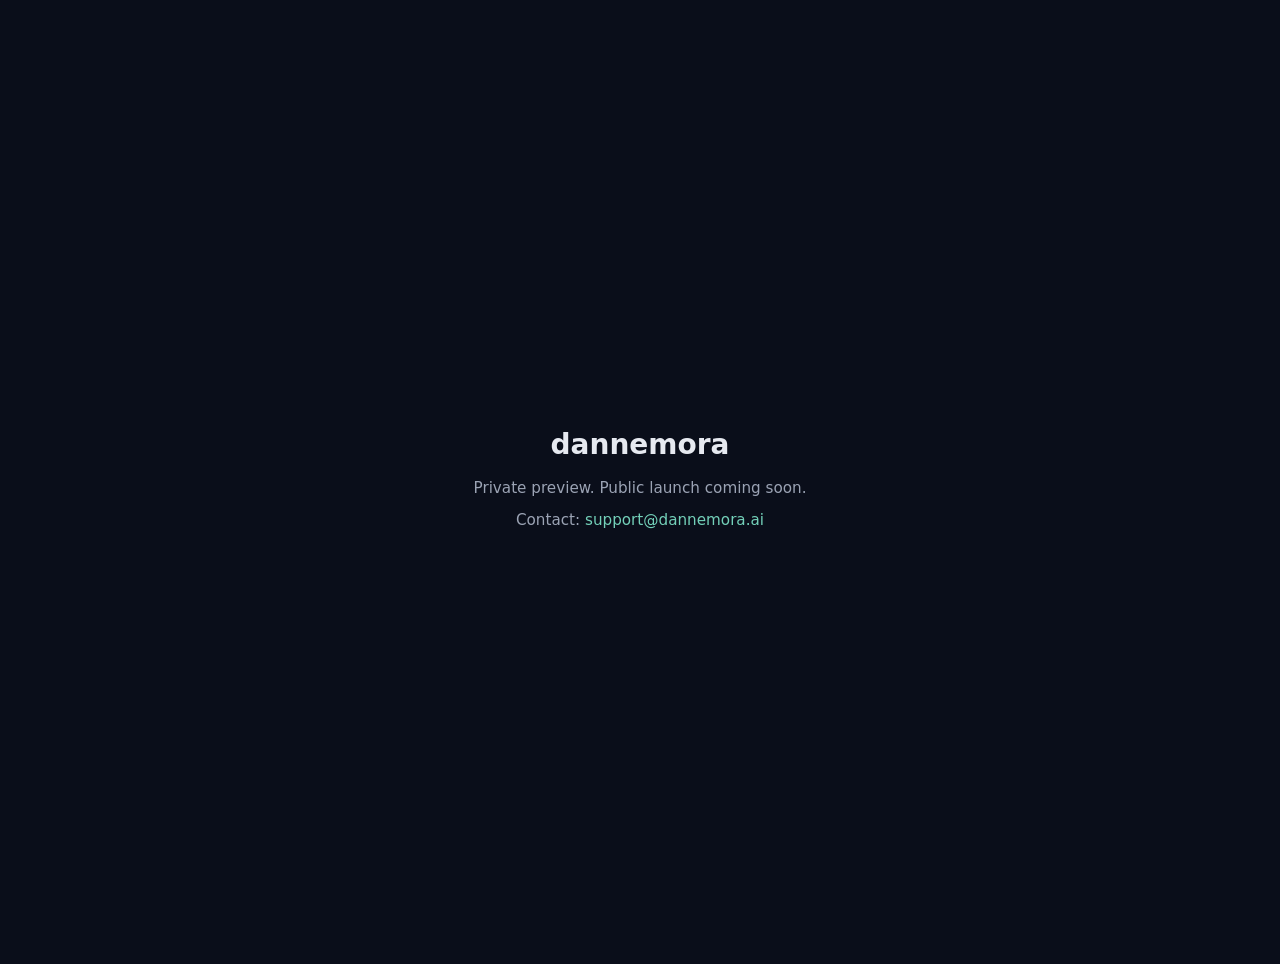
<file: index.html>
<!DOCTYPE html>
<html lang="en">
  <head>
    <meta charset="utf-8" />
    <meta name="viewport" content="width=device-width, initial-scale=1" />
    <meta name="robots" content="noindex,nofollow" />
    <title>dannemora — Private Preview</title>
    <link rel="icon" type="image/x-icon" href="favicon.ico" />
    <style>
      body {
        background: #0a0e1a;
        color: #e6e9f0;
        font-family: -apple-system, BlinkMacSystemFont, "Segoe UI", system-ui, sans-serif;
        margin: 0;
        min-height: 100vh;
        display: flex;
        align-items: center;
        justify-content: center;
        padding: 2rem;
      }
      .card {
        max-width: 480px;
        text-align: center;
        line-height: 1.6;
      }
      h1 {
        font-size: 1.75rem;
        margin: 0 0 0.5rem;
        font-weight: 600;
      }
      p {
        color: #9ba3b4;
        margin: 0.5rem 0;
        font-size: 0.95rem;
      }
      a {
        color: #73d0b9;
        text-decoration: none;
      }
      a:hover { text-decoration: underline; }
    </style>
  </head>
  <body>
    <main class="card">
      <h1>dannemora</h1>
      <p>Private preview. Public launch coming soon.</p>
      <p>Contact: <a href="mailto:support@dannemora.ai">support@dannemora.ai</a></p>
    </main>
  </body>
</html>
</file>
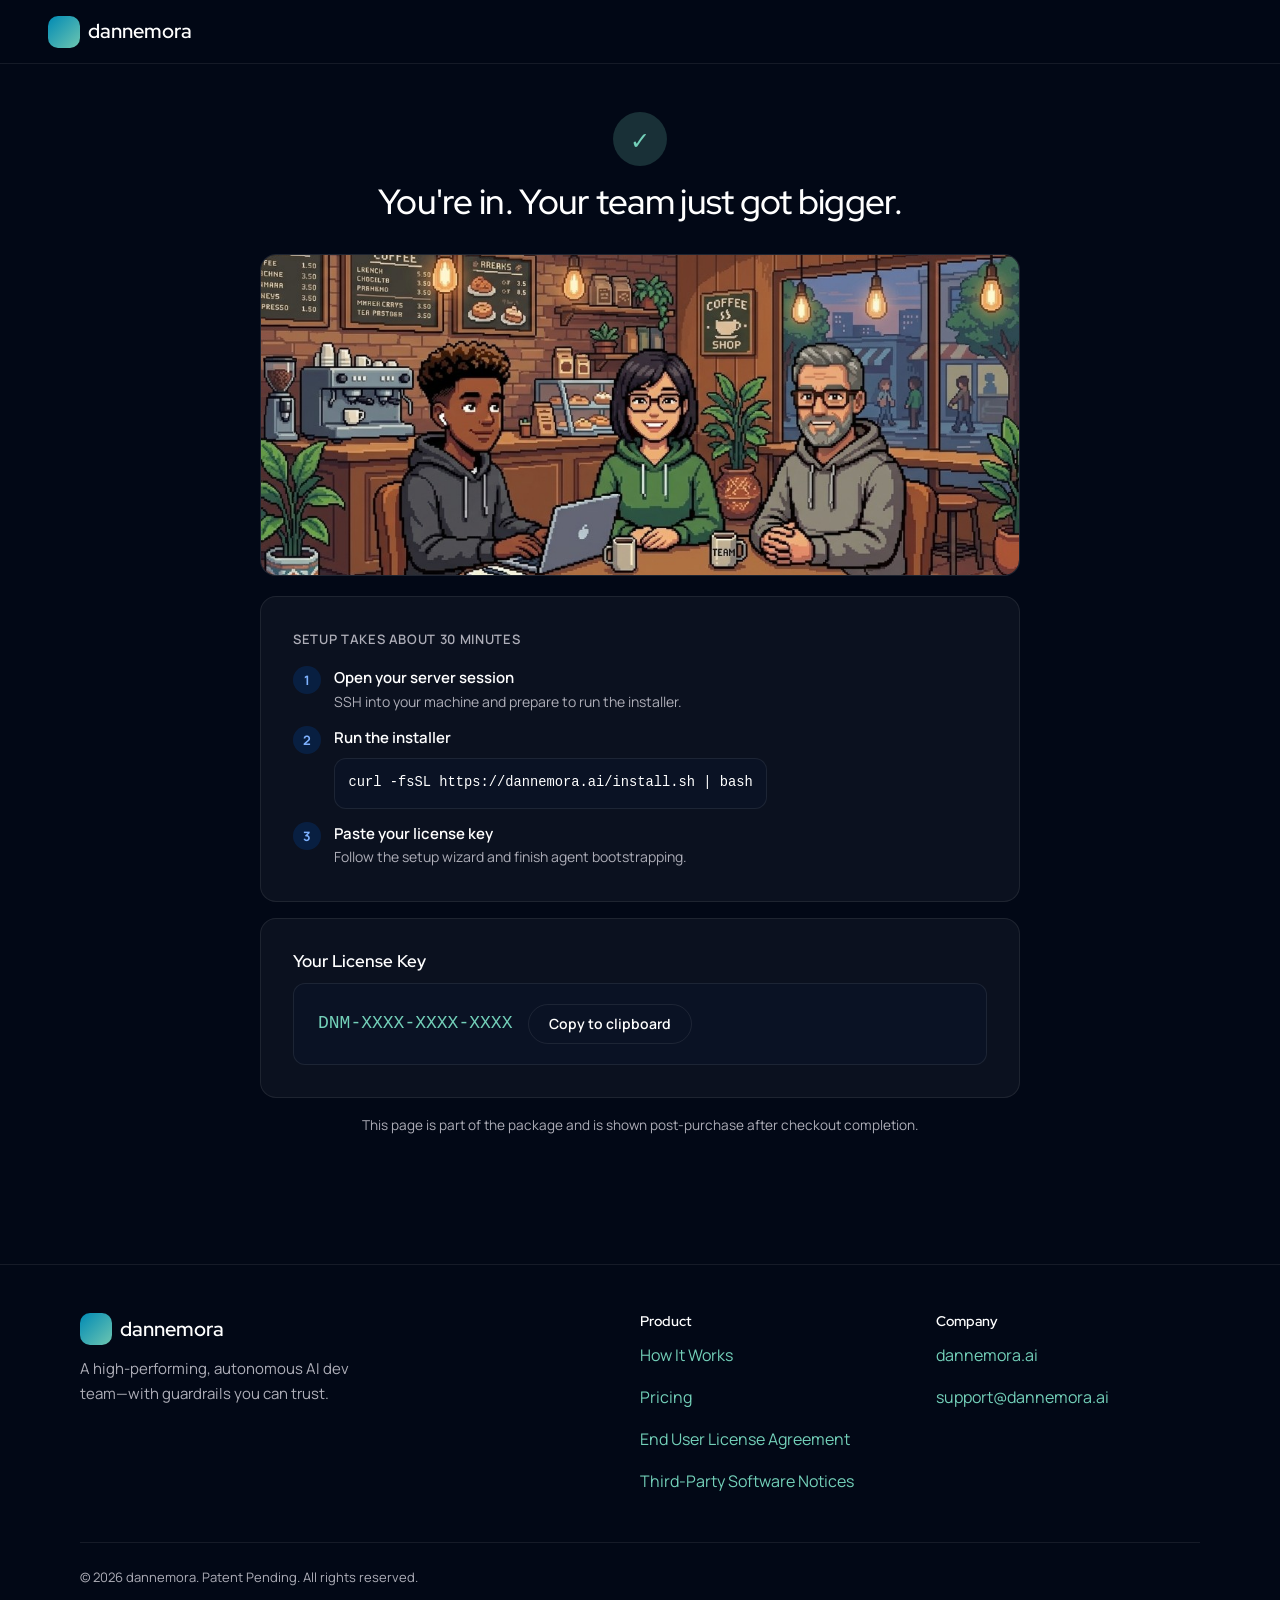
<file: success.html>
<!DOCTYPE html>
<html lang="en">
  <head>
    <meta charset="utf-8" />
    <meta name="viewport" content="width=device-width, initial-scale=1" />
    <title>Success — dannemora</title>
    <meta name="description" content="Post-purchase success page for dannemora onboarding." />
    <link rel="preconnect" href="https://fonts.googleapis.com" />
    <link rel="preconnect" href="https://fonts.gstatic.com" crossorigin />
    <link
      href="https://fonts.googleapis.com/css2?family=Manrope:wght@400;500;600;700&family=Red+Hat+Display:wght@500;600;700&display=swap"
      rel="stylesheet"
    />
    <link rel="stylesheet" href="css/styles.css" />
  </head>
  <body>
    <header class="site-header">
      <div class="site-header__inner">
        <a class="logo" href="index.html">
          <span class="logo__mark" aria-hidden="true"></span>
          dannemora
        </a>
      </div>
    </header>

    <main>
      <section class="section" style="padding-top: 3rem;">
        <div class="container" style="max-width: 760px;">
          <div class="text-center" style="margin-bottom: 2rem;">
            <div style="display:inline-flex;align-items:center;justify-content:center;width:54px;height:54px;border-radius:999px;background:rgba(115,208,185,0.2);margin-bottom:1rem;color:#73d0b9;font-size:1.5rem;">✓</div>
            <h1 style="font-size: clamp(1.75rem, 3vw, 2.2rem); margin-bottom: 0.5rem;">You're in. Your team just got bigger.</h1>
          </div>

          <div class="card" style="padding: 0; overflow: hidden; margin-bottom: 1.25rem;">
            <img src="assets/images/autonomous-agent-mesh.png" alt="dannemora team together at the table" style="width:100%; display:block; object-fit:cover; max-height:320px;" />
          </div>

          <div class="card" style="margin-bottom: 1rem;">
            <p style="font-size: 13px; font-weight: 600; letter-spacing: 0.05em; text-transform: uppercase; color: var(--text-muted); margin-bottom: 1rem;">Setup takes about 30 minutes</p>

            <div style="display:flex; flex-direction:column; gap:0.8rem;">
              <div style="display:flex; gap:0.8rem; align-items:flex-start;">
                <div style="width:28px;height:28px;border-radius:999px;background:rgba(2,91,207,0.2);color:#7eb2ff;display:flex;align-items:center;justify-content:center;font-weight:700;font-size:13px;flex-shrink:0;">1</div>
                <div>
                  <p style="margin:0;color:var(--text);font-weight:600;font-size:15px;">Open your server session</p>
                  <p style="margin:0;color:var(--text-muted);font-size:14px;">SSH into your machine and prepare to run the installer.</p>
                </div>
              </div>

              <div style="display:flex; gap:0.8rem; align-items:flex-start;">
                <div style="width:28px;height:28px;border-radius:999px;background:rgba(2,91,207,0.2);color:#7eb2ff;display:flex;align-items:center;justify-content:center;font-weight:700;font-size:13px;flex-shrink:0;">2</div>
                <div>
                  <p style="margin:0;color:var(--text);font-weight:600;font-size:15px;">Run the installer</p>
                  <pre style="margin:0.45rem 0 0;padding:0.85rem;border-radius:12px;background:var(--bg-elevated);border:1px solid var(--border);overflow-x:auto;color:var(--text);font-size:0.86rem;"><code>curl -fsSL https://dannemora.ai/install.sh | bash</code></pre>
                </div>
              </div>

              <div style="display:flex; gap:0.8rem; align-items:flex-start;">
                <div style="width:28px;height:28px;border-radius:999px;background:rgba(2,91,207,0.2);color:#7eb2ff;display:flex;align-items:center;justify-content:center;font-weight:700;font-size:13px;flex-shrink:0;">3</div>
                <div>
                  <p style="margin:0;color:var(--text);font-weight:600;font-size:15px;">Paste your license key</p>
                  <p style="margin:0;color:var(--text-muted);font-size:14px;">Follow the setup wizard and finish agent bootstrapping.</p>
                </div>
              </div>
            </div>
          </div>

          <div class="card" style="margin-bottom: 1rem;">
            <h2 style="font-size: 1.05rem; margin-bottom: 0.75rem;">Your License Key</h2>
            <div class="license-box" style="margin-bottom: 0;">
              <span id="license-key">DNM-XXXX-XXXX-XXXX</span>
              <button type="button" class="btn btn--ghost" data-copy="#license-key">Copy to clipboard</button>
            </div>
          </div>

          <p class="text-center" style="font-size: 0.85rem; margin: 0; color: var(--text-muted);">
            This page is part of the package and is shown post-purchase after checkout completion.
          </p>
        </div>
      </section>
    </main>

    <footer class="site-footer">
      <div class="container site-footer__grid">
        <div>
          <div class="logo">
            <span class="logo__mark" aria-hidden="true"></span>
            dannemora
          </div>
          <p style="max-width: 280px; font-size: 0.9375rem">A high-performing, autonomous AI dev team—with guardrails you can trust.</p>
        </div>
        <div>
          <h4 style="font-size: 0.875rem; margin-bottom: 0.75rem">Product</h4>
          <p><a href="index.html#how-it-works">How It Works</a></p>
          <p><a href="pricing.html">Pricing</a></p>
          <p><a href="assets/legal/eula.pdf" target="_blank" rel="noopener">End User License Agreement</a></p>
          <p><a href="assets/legal/notices.pdf" target="_blank" rel="noopener">Third-Party Software Notices</a></p>
        </div>
        <div>
          <h4 style="font-size: 0.875rem; margin-bottom: 0.75rem">Company</h4>
          <p><a href="https://dannemora.ai" rel="noopener">dannemora.ai</a></p>
          <p><a href="mailto:support@dannemora.ai">support@dannemora.ai</a></p>
        </div>
      </div>
      <div class="container footer-meta">© 2026 dannemora. Patent Pending. All rights reserved.</div>
    </footer>

    <script src="js/main.js" defer></script>
  </body>
</html>
</file>
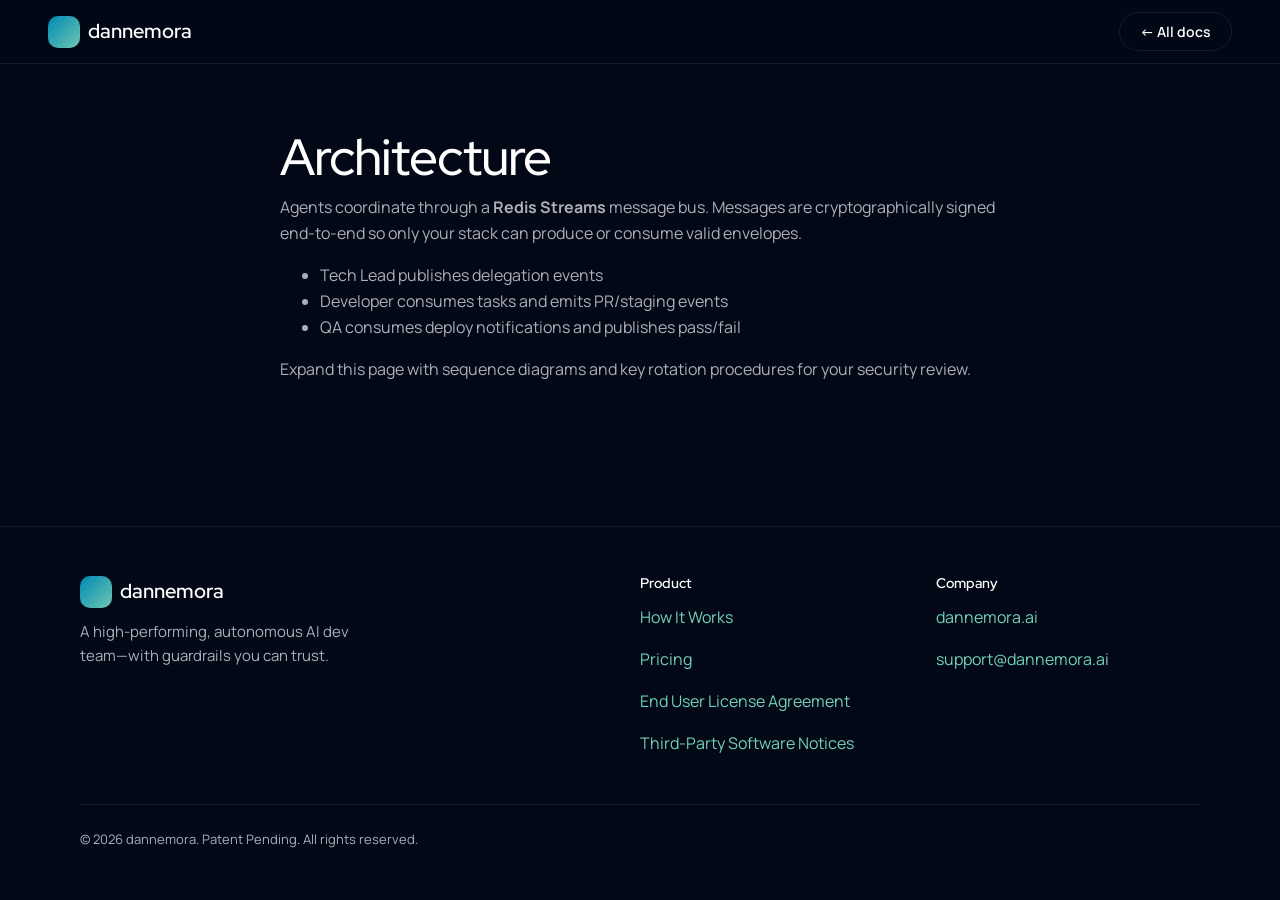
<file: docs/architecture.html>
<!DOCTYPE html>
<html lang="en">
  <head>
    <meta charset="utf-8" />
    <meta name="viewport" content="width=device-width, initial-scale=1" />
    <title>Architecture — dannemora</title>
    <link rel="preconnect" href="https://fonts.googleapis.com" />
    <link rel="preconnect" href="https://fonts.gstatic.com" crossorigin />
    <link
      href="https://fonts.googleapis.com/css2?family=Manrope:wght@400;500;600;700&family=Red+Hat+Display:wght@500;600;700&display=swap"
      rel="stylesheet"
    />
    <link rel="stylesheet" href="../css/styles.css" />
  </head>
  <body>
    <header class="site-header">
      <div class="site-header__inner">
        <a class="logo" href="../index.html">
          <span class="logo__mark" aria-hidden="true"></span>
          dannemora
        </a>
        <a class="btn btn--ghost" href="../docs.html">← All docs</a>
      </div>
    </header>
    <main class="section">
      <div class="container" style="max-width: 720px">
        <h1>Architecture</h1>
        <p>
          Agents coordinate through a <strong>Redis Streams</strong> message bus. Messages are
          cryptographically signed end-to-end so only your stack can produce or consume valid envelopes.
        </p>
        <ul>
          <li>Tech Lead publishes delegation events</li>
          <li>Developer consumes tasks and emits PR/staging events</li>
          <li>QA consumes deploy notifications and publishes pass/fail</li>
        </ul>
        <p>Expand this page with sequence diagrams and key rotation procedures for your security review.</p>
      </div>
    </main>
    <footer class="site-footer">
      <div class="container site-footer__grid">
        <div>
          <div class="logo">
            <span class="logo__mark" aria-hidden="true"></span>
            dannemora
          </div>
          <p style="max-width: 280px; font-size: 0.9375rem">A high-performing, autonomous AI dev team—with guardrails you can trust.</p>
        </div>
        <div>
          <h4 style="font-size: 0.875rem; margin-bottom: 0.75rem">Product</h4>
          <p><a href="../index.html#how-it-works">How It Works</a></p>
          <p><a href="../pricing.html">Pricing</a></p>
          <p><a href="../assets/legal/eula.pdf" target="_blank" rel="noopener">End User License Agreement</a></p>
          <p><a href="../assets/legal/notices.pdf" target="_blank" rel="noopener">Third-Party Software Notices</a></p>
        </div>
        <div>
          <h4 style="font-size: 0.875rem; margin-bottom: 0.75rem">Company</h4>
          <p><a href="https://dannemora.ai" rel="noopener">dannemora.ai</a></p>
          <p><a href="mailto:support@dannemora.ai">support@dannemora.ai</a></p>
        </div>
      </div>
      <div class="container footer-meta">© 2026 dannemora. Patent Pending. All rights reserved.</div>
    </footer>
  </body>
</html>
</file>
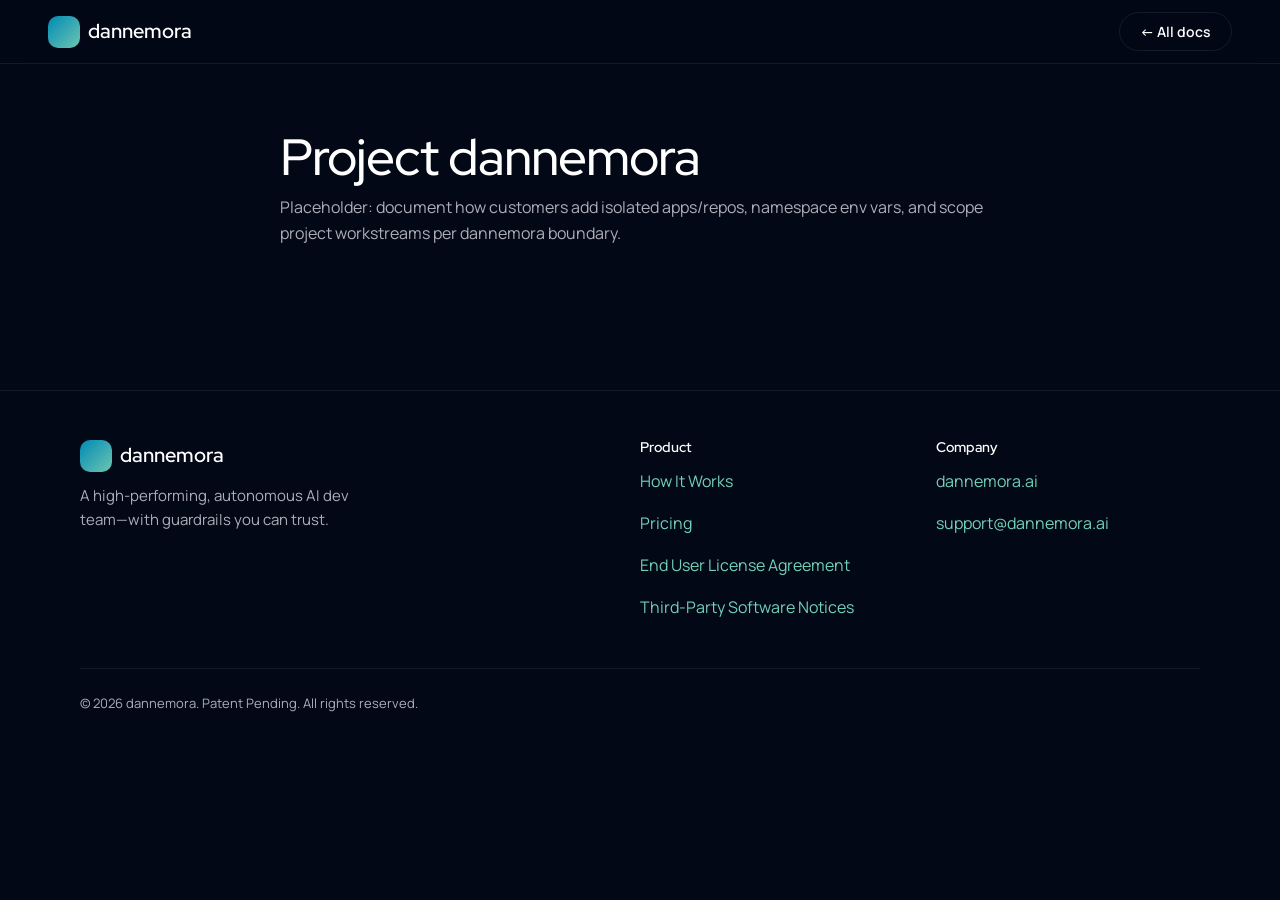
<file: docs/dannemora.html>
<!DOCTYPE html>
<html lang="en">
  <head>
    <meta charset="utf-8" />
    <meta name="viewport" content="width=device-width, initial-scale=1" />
    <title>Project dannemora — dannemora</title>
    <link rel="preconnect" href="https://fonts.googleapis.com" />
    <link rel="preconnect" href="https://fonts.gstatic.com" crossorigin />
    <link
      href="https://fonts.googleapis.com/css2?family=Manrope:wght@400;500;600;700&family=Red+Hat+Display:wght@500;600;700&display=swap"
      rel="stylesheet"
    />
    <link rel="stylesheet" href="../css/styles.css" />
  </head>
  <body>
    <header class="site-header">
      <div class="site-header__inner">
        <a class="logo" href="../index.html">
          <span class="logo__mark" aria-hidden="true"></span>
          dannemora
        </a>
        <a class="btn btn--ghost" href="../docs.html">← All docs</a>
      </div>
    </header>
    <main class="section">
      <div class="container" style="max-width: 720px">
        <h1>Project dannemora</h1>
        <p>
          Placeholder: document how customers add isolated apps/repos, namespace env vars, and scope project workstreams
          per dannemora boundary.
        </p>
      </div>
    </main>
    <footer class="site-footer">
      <div class="container site-footer__grid">
        <div>
          <div class="logo">
            <span class="logo__mark" aria-hidden="true"></span>
            dannemora
          </div>
          <p style="max-width: 280px; font-size: 0.9375rem">A high-performing, autonomous AI dev team—with guardrails you can trust.</p>
        </div>
        <div>
          <h4 style="font-size: 0.875rem; margin-bottom: 0.75rem">Product</h4>
          <p><a href="../index.html#how-it-works">How It Works</a></p>
          <p><a href="../pricing.html">Pricing</a></p>
          <p><a href="../assets/legal/eula.pdf" target="_blank" rel="noopener">End User License Agreement</a></p>
          <p><a href="../assets/legal/notices.pdf" target="_blank" rel="noopener">Third-Party Software Notices</a></p>
        </div>
        <div>
          <h4 style="font-size: 0.875rem; margin-bottom: 0.75rem">Company</h4>
          <p><a href="https://dannemora.ai" rel="noopener">dannemora.ai</a></p>
          <p><a href="mailto:support@dannemora.ai">support@dannemora.ai</a></p>
        </div>
      </div>
      <div class="container footer-meta">© 2026 dannemora. Patent Pending. All rights reserved.</div>
    </footer>
  </body>
</html>
</file>
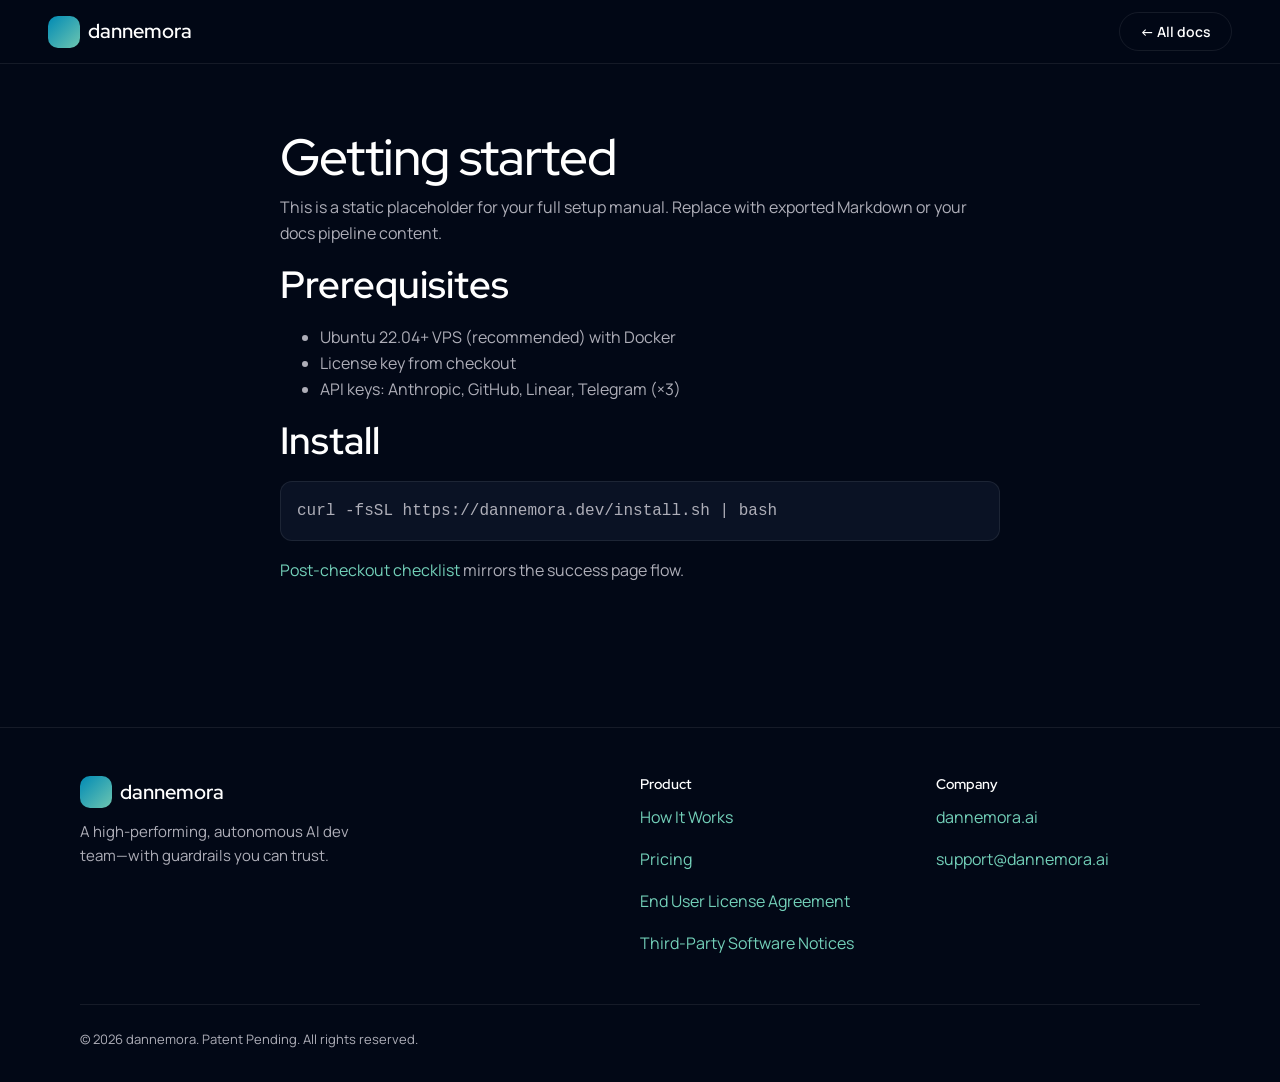
<file: docs/getting-started.html>
<!DOCTYPE html>
<html lang="en">
  <head>
    <meta charset="utf-8" />
    <meta name="viewport" content="width=device-width, initial-scale=1" />
    <title>Getting started — dannemora</title>
    <link rel="preconnect" href="https://fonts.googleapis.com" />
    <link rel="preconnect" href="https://fonts.gstatic.com" crossorigin />
    <link
      href="https://fonts.googleapis.com/css2?family=Manrope:wght@400;500;600;700&family=Red+Hat+Display:wght@500;600;700&display=swap"
      rel="stylesheet"
    />
    <link rel="stylesheet" href="../css/styles.css" />
  </head>
  <body>
    <header class="site-header">
      <div class="site-header__inner">
        <a class="logo" href="../index.html">
          <span class="logo__mark" aria-hidden="true"></span>
          dannemora
        </a>
        <a class="btn btn--ghost" href="../docs.html">← All docs</a>
      </div>
    </header>
    <main class="section">
      <div class="container" style="max-width: 720px">
        <h1>Getting started</h1>
        <p>
          This is a static placeholder for your full setup manual. Replace with exported Markdown or your docs
          pipeline content.
        </p>
        <h2>Prerequisites</h2>
        <ul>
          <li>Ubuntu 22.04+ VPS (recommended) with Docker</li>
          <li>License key from checkout</li>
          <li>API keys: Anthropic, GitHub, Linear, Telegram (×3)</li>
        </ul>
        <h2>Install</h2>
        <pre
          style="padding: 1rem; border-radius: 12px; background: var(--bg-elevated); border: 1px solid var(--border); overflow-x: auto"
        ><code>curl -fsSL https://dannemora.dev/install.sh | bash</code></pre>
        <p><a href="../success.html">Post-checkout checklist</a> mirrors the success page flow.</p>
      </div>
    </main>
    <footer class="site-footer">
      <div class="container site-footer__grid">
        <div>
          <div class="logo">
            <span class="logo__mark" aria-hidden="true"></span>
            dannemora
          </div>
          <p style="max-width: 280px; font-size: 0.9375rem">A high-performing, autonomous AI dev team—with guardrails you can trust.</p>
        </div>
        <div>
          <h4 style="font-size: 0.875rem; margin-bottom: 0.75rem">Product</h4>
          <p><a href="../index.html#how-it-works">How It Works</a></p>
          <p><a href="../pricing.html">Pricing</a></p>
          <p><a href="../assets/legal/eula.pdf" target="_blank" rel="noopener">End User License Agreement</a></p>
          <p><a href="../assets/legal/notices.pdf" target="_blank" rel="noopener">Third-Party Software Notices</a></p>
        </div>
        <div>
          <h4 style="font-size: 0.875rem; margin-bottom: 0.75rem">Company</h4>
          <p><a href="https://dannemora.ai" rel="noopener">dannemora.ai</a></p>
          <p><a href="mailto:support@dannemora.ai">support@dannemora.ai</a></p>
        </div>
      </div>
      <div class="container footer-meta">© 2026 dannemora. Patent Pending. All rights reserved.</div>
    </footer>
  </body>
</html>
</file>
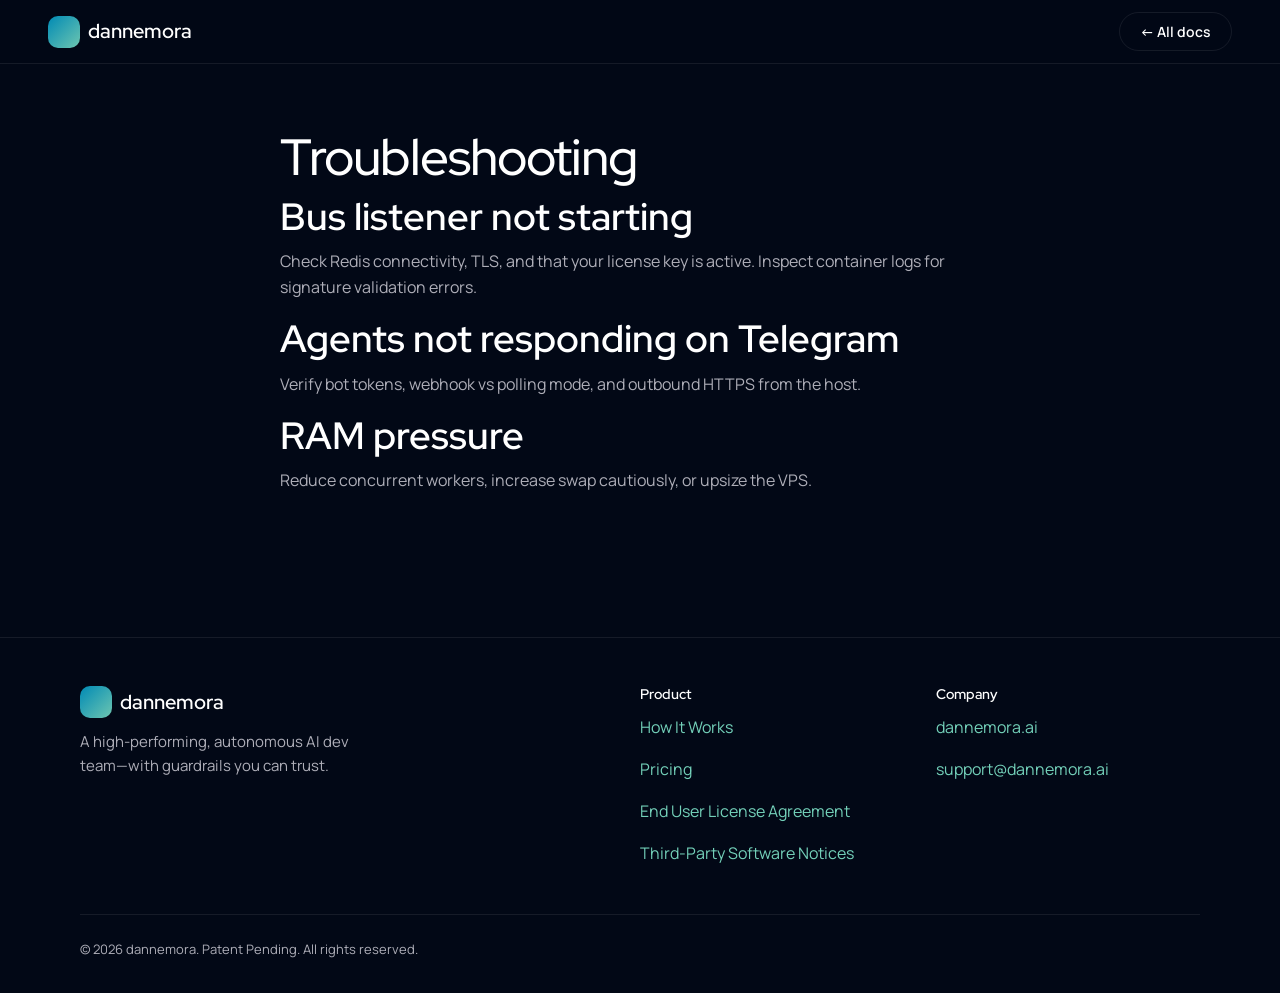
<file: docs/troubleshooting.html>
<!DOCTYPE html>
<html lang="en">
  <head>
    <meta charset="utf-8" />
    <meta name="viewport" content="width=device-width, initial-scale=1" />
    <title>Troubleshooting — dannemora</title>
    <link rel="preconnect" href="https://fonts.googleapis.com" />
    <link rel="preconnect" href="https://fonts.gstatic.com" crossorigin />
    <link
      href="https://fonts.googleapis.com/css2?family=Manrope:wght@400;500;600;700&family=Red+Hat+Display:wght@500;600;700&display=swap"
      rel="stylesheet"
    />
    <link rel="stylesheet" href="../css/styles.css" />
  </head>
  <body>
    <header class="site-header">
      <div class="site-header__inner">
        <a class="logo" href="../index.html">
          <span class="logo__mark" aria-hidden="true"></span>
          dannemora
        </a>
        <a class="btn btn--ghost" href="../docs.html">← All docs</a>
      </div>
    </header>
    <main class="section">
      <div class="container" style="max-width: 720px">
        <h1>Troubleshooting</h1>
        <h2>Bus listener not starting</h2>
        <p>Check Redis connectivity, TLS, and that your license key is active. Inspect container logs for signature validation errors.</p>
        <h2>Agents not responding on Telegram</h2>
        <p>Verify bot tokens, webhook vs polling mode, and outbound HTTPS from the host.</p>
        <h2>RAM pressure</h2>
        <p>Reduce concurrent workers, increase swap cautiously, or upsize the VPS.</p>
      </div>
    </main>
    <footer class="site-footer">
      <div class="container site-footer__grid">
        <div>
          <div class="logo">
            <span class="logo__mark" aria-hidden="true"></span>
            dannemora
          </div>
          <p style="max-width: 280px; font-size: 0.9375rem">A high-performing, autonomous AI dev team—with guardrails you can trust.</p>
        </div>
        <div>
          <h4 style="font-size: 0.875rem; margin-bottom: 0.75rem">Product</h4>
          <p><a href="../index.html#how-it-works">How It Works</a></p>
          <p><a href="../pricing.html">Pricing</a></p>
          <p><a href="../assets/legal/eula.pdf" target="_blank" rel="noopener">End User License Agreement</a></p>
          <p><a href="../assets/legal/notices.pdf" target="_blank" rel="noopener">Third-Party Software Notices</a></p>
        </div>
        <div>
          <h4 style="font-size: 0.875rem; margin-bottom: 0.75rem">Company</h4>
          <p><a href="https://dannemora.ai" rel="noopener">dannemora.ai</a></p>
          <p><a href="mailto:support@dannemora.ai">support@dannemora.ai</a></p>
        </div>
      </div>
      <div class="container footer-meta">© 2026 dannemora. Patent Pending. All rights reserved.</div>
    </footer>
  </body>
</html>
</file>
<file: css/styles.css>
/* dannemora — aligned with ClayAI / FREE-ClayAI Figma template tokens */
:root {
  --bg: #020816;
  --bg-elevated: #0a1224;
  --bg-card: rgba(255, 255, 255, 0.04);
  --border: rgba(255, 255, 255, 0.08);
  --text: #ffffff;
  --text-muted: #aeaeb8;
  --accent-lime: #73d0b9;
  --accent-blue: #025bcf;
  --accent-blue-light: #0091bd;
  --black: #0e100f;
  --radius: 16px;
  --radius-sm: 12px;
  --font-display: "Red Hat Display", system-ui, sans-serif;
  --font-body: "Manrope", system-ui, sans-serif;
  --max: 1120px;
  --header-h: 64px;
  --reveal-distance: 20px;
  --reveal-duration: 0.3s;
  --reveal-ease: ease-out;
  --reveal-stagger: 0.1s;
  --hero-load-duration: 0.4s;
  --cta-bounce-duration: 0.45s;
  --cta-bounce-ease: cubic-bezier(0.22, 1, 0.36, 1);
  --pricing-card-glow-duration: 3.6s;
  --pricing-card-glow-delay: 0s;
  --pricing-card-glow-blur: 26px;
  --pricing-card-glow-color: 115, 208, 185;
  --pricing-price-glow-duration: 2.4s;
  --pricing-price-glow-delay: 1.2s;
  --pricing-price-glow-blur: 10px;
}

*,
*::before,
*::after {
  box-sizing: border-box;
}

html {
  scroll-behavior: smooth;
}

body {
  margin: 0;
  font-family: var(--font-body);
  font-size: 16px;
  line-height: 1.625;
  font-weight: 400;
  color: var(--text-muted);
  background: var(--bg);
  min-height: 100vh;
  overflow-x: hidden;
}

h1,
h2,
h3,
h4,
h5,
h6 {
  font-family: var(--font-display);
  color: var(--text);
  font-weight: 600;
  line-height: 1.2;
  margin: 0 0 0.5rem;
}

h1 {
  font-size: clamp(2.25rem, 4vw, 3.5rem);
  font-weight: 500;
  line-height: 1.14;
  letter-spacing: -0.02em;
}

h2 {
  font-size: clamp(1.75rem, 3vw, 2.5rem);
}

h3 {
  font-size: clamp(1.35rem, 2.5vw, 2rem);
}

h4 {
  font-size: 1.5rem;
}

p {
  margin: 0 0 1rem;
}

a {
  color: var(--accent-lime);
  text-decoration: none;
  transition: opacity 0.15s ease;
}

a:hover {
  opacity: 0.85;
}

img {
  max-width: 100%;
  height: auto;
  display: block;
}

.container {
  width: min(100% - 3rem, var(--max));
  margin-inline: auto;
}

/* Header */
.site-header {
  position: sticky;
  top: 0;
  z-index: 100;
  height: var(--header-h);
  background: rgba(2, 8, 22, 0.85);
  backdrop-filter: blur(12px);
  border-bottom: 1px solid var(--border);
}

.site-header__inner {
  display: flex;
  align-items: center;
  justify-content: space-between;
  height: 100%;
  max-width: min(100% - 2.5rem, calc(var(--max) + 80px));
  margin: 0 auto;
  padding: 0 0.5rem;
}

.logo {
  font-family: var(--font-display);
  font-weight: 600;
  font-size: 1.25rem;
  color: var(--text);
  display: flex;
  align-items: center;
  gap: 0.5rem;
}

.logo__mark {
  width: 32px;
  height: 32px;
  border-radius: 10px;
  background: linear-gradient(135deg, var(--accent-blue-light), var(--accent-lime));
  opacity: 0.95;
}

.nav {
  display: flex;
  align-items: center;
  gap: 1.75rem;
}

.nav a {
  color: var(--text-muted);
  font-size: 0.9375rem;
  font-weight: 500;
}

.nav a:hover {
  color: var(--text);
  opacity: 1;
}

.nav__actions {
  display: flex;
  align-items: center;
  gap: 1rem;
}

/* Buttons */
.btn {
  display: inline-flex;
  align-items: center;
  justify-content: center;
  gap: 0.5rem;
  padding: 0.625rem 1.25rem;
  font-family: var(--font-body);
  font-size: 0.875rem;
  font-weight: 600;
  line-height: 1.25;
  border: none;
  border-radius: 999px;
  cursor: pointer;
  transition: transform 0.15s ease, box-shadow 0.15s ease, opacity 0.15s ease;
  text-decoration: none;
  color: var(--text);
}

.btn:active {
  transform: scale(0.98);
}

.btn--primary,
a.btn--primary {
  background: linear-gradient(90deg, #5ec4aa, var(--accent-lime));
  color: var(--black);
  box-shadow: 0 4px 24px rgba(115, 208, 185, 0.35);
}

.btn--primary:hover,
a.btn--primary:hover {
  opacity: 1;
  color: var(--black);
  box-shadow: 0 6px 28px rgba(115, 208, 185, 0.5);
}

/* Slow pulsing glow for the Subscribe CTA on the pricing page (AF — r5).
   Applied via an extra class so other .btn--primary buttons stay calm. */
@keyframes subscribe-pulse-glow {
  0%, 100% {
    box-shadow: 0 4px 24px rgba(115, 208, 185, 0.35),
                0 0 0 0 rgba(115, 208, 185, 0);
  }
  50% {
    box-shadow: 0 4px 24px rgba(115, 208, 185, 0.5),
                0 0 28px 8px rgba(115, 208, 185, 0.45);
  }
}

.btn--pulse-glow {
  animation: subscribe-pulse-glow 2.6s ease-in-out infinite;
}

.btn--pulse-glow:hover {
  animation-play-state: paused;
}

@media (prefers-reduced-motion: reduce) {
  .btn--pulse-glow { animation: none; }
}

@keyframes cta-bounce-y {
  0% {
    transform: translateY(0);
  }
  35% {
    transform: translateY(-2px);
  }
  62% {
    transform: translateY(0.5px);
  }
  100% {
    transform: translateY(0);
  }
}

@keyframes pricing-card-glow-pulse {
  0%,
  100% {
    box-shadow: 0 0 0 1px rgba(var(--pricing-card-glow-color), 0.15),
      0 0 var(--pricing-card-glow-blur) rgba(var(--pricing-card-glow-color), 0.04);
  }
  50% {
    box-shadow: 0 0 0 1px rgba(var(--pricing-card-glow-color), 0.24),
      0 0 var(--pricing-card-glow-blur) rgba(var(--pricing-card-glow-color), 0.2);
  }
}

@keyframes pricing-price-glow-pulse {
  0%,
  100% {
    text-shadow: 0 0 0 rgba(255, 255, 255, 0);
  }
  50% {
    text-shadow: 0 0 var(--pricing-price-glow-blur) rgba(255, 255, 255, 0.72);
  }
}

.get-started-cta:hover {
  animation: cta-bounce-y var(--cta-bounce-duration) var(--cta-bounce-ease);
}

.btn--lime {
  background: linear-gradient(90deg, #5ec4aa, var(--accent-lime));
  color: var(--black);
}

.btn--ghost {
  background: transparent;
  border: 1px solid var(--border);
  color: var(--text);
}

.btn--ghost:hover {
  border-color: rgba(255, 255, 255, 0.2);
  opacity: 1;
}

.btn--block {
  width: 100%;
}

/* Hero */
.hero {
  padding: 4rem 0 3rem;
  position: relative;
  overflow: hidden;
}

.hero::before {
  content: "";
  position: absolute;
  inset: -40% -20% auto;
  height: 70%;
  background: radial-gradient(ellipse at 50% 0%, rgba(0, 145, 189, 0.25), transparent 55%);
  pointer-events: none;
}

.hero__grid {
  display: grid;
  grid-template-columns: 1fr 1fr;
  gap: 3rem;
  align-items: center;
  position: relative;
}

@media (max-width: 900px) {
  .hero__grid {
    grid-template-columns: 1fr;
  }
}

.eyebrow {
  display: inline-block;
  font-size: 0.8125rem;
  font-weight: 600;
  letter-spacing: 0.08em;
  text-transform: uppercase;
  color: var(--accent-lime);
  margin-bottom: 1rem;
}

.hero__visual {
  border-radius: var(--radius);
  background: transparent;
  border: none;
  aspect-ratio: 1 / 1;
  max-height: 420px;
  display: flex;
  align-items: center;
  justify-content: center;
  padding: 0;
}

.hero__visual-inner {
  width: 100%;
  height: 100%;
  border-radius: var(--radius-sm);
  background: transparent;
  border: none;
  display: flex;
  flex-direction: column;
  align-items: center;
  justify-content: center;
  gap: 1rem;
  font-size: 3rem;
}

.hero__visual-inner--image {
  padding: 0;
  overflow: hidden;
}

.hero__visual-inner--image img {
  width: 100%;
  height: 100%;
  object-fit: cover;
}

/* Homepage reveal animations */
body.animate-home .hero .hero__grid > * {
  opacity: 0;
  transition: opacity var(--hero-load-duration) var(--reveal-ease);
}

body.animate-home.is-loaded .hero .hero__grid > * {
  opacity: 1;
}

/*
 * Pre-hide the animation targets on first paint so there's no flash
 * of content before JS wires up the reveal queue. Gated on html.js so
 * no-JS users still see everything. Selectors MUST mirror what
 * setupHomepageRevealAnimations() in js/main.js later marks as
 * .reveal-item — if those change, update both in the same PR.
 *
 * This rule DOES NOT change the animation timing or stagger — it only
 * sets the starting opacity. The existing .reveal-item transition
 * handles the animate-in; once JS adds .is-visible, content fades up
 * exactly as before.
 */
html.js main > section:not(.hero) .section__head > *,
html.js main > section:not(.hero) .cta-banner,
html.js main .feature-row .feature-row__content > *,
html.js main .feature-row .role-image-reveal,
html.js main .steps .step-card {
  opacity: 0;
}

body.animate-home .reveal-item {
  opacity: 0;
  transform: translateY(var(--reveal-distance));
  transition: opacity var(--reveal-duration) var(--reveal-ease),
    transform var(--reveal-duration) var(--reveal-ease);
  transition-delay: var(--reveal-delay, 0s);
  will-change: opacity, transform;
}

body.animate-home .reveal-item.is-visible {
  opacity: 1;
  transform: translateY(0);
}

/* Sections */
.section {
  padding: 4rem 0;
}

.section--tight {
  padding: 3rem 0;
}

.section__head {
  text-align: center;
  max-width: 640px;
  margin: 0 auto 3rem;
}

.section__head h2 {
  margin-bottom: 0.75rem;
}

.section__head p {
  margin: 0;
  font-size: 1.125rem;
}

/* Feature rows */
.feature-row {
  display: grid;
  grid-template-columns: 1fr 1fr;
  gap: 3rem;
  align-items: center;
  margin-bottom: 4rem;
}

.feature-row:last-child {
  margin-bottom: 0;
}

.feature-row--reverse .feature-row__content {
  order: 2;
}

.feature-row--reverse .feature-row__visual {
  order: 1;
}

@media (max-width: 800px) {
  .feature-row,
  .feature-row--reverse .feature-row__content,
  .feature-row--reverse .feature-row__visual {
    grid-template-columns: 1fr;
    order: unset;
  }
}

.feature-badge {
  display: inline-block;
  font-size: 0.75rem;
  font-weight: 600;
  text-transform: uppercase;
  letter-spacing: 0.06em;
  color: var(--accent-blue-light);
  margin-bottom: 0.75rem;
}

.feature-row__visual {
  border-radius: var(--radius);
  background: var(--bg-card);
  border: 1px solid var(--border);
  min-height: 220px;
  display: flex;
  align-items: center;
  justify-content: center;
  font-size: 4rem;
  padding: 2rem;
}

.feature-row__visual--image {
  padding: 0;
  overflow: hidden;
}

.feature-row__visual--image img {
  width: 100%;
  height: 100%;
  object-fit: cover;
}

/* Steps */
.steps {
  display: grid;
  grid-template-columns: repeat(3, 1fr);
  gap: 1.5rem;
}

@media (max-width: 768px) {
  .steps {
    grid-template-columns: 1fr;
  }
}

.step-card {
  padding: 1.75rem;
  border-radius: var(--radius);
  background: var(--bg-card);
  border: 1px solid var(--border);
}

.step-card__num {
  width: 40px;
  height: 40px;
  border-radius: 12px;
  background: linear-gradient(135deg, #5ec4aa, var(--accent-lime));
  display: flex;
  align-items: center;
  justify-content: center;
  font-family: var(--font-display);
  font-weight: 700;
  color: var(--black);
  margin-bottom: 1rem;
}

.step-card h3 {
  font-size: 1.125rem;
  margin-bottom: 0.5rem;
}

.step-card p {
  margin: 0;
  font-size: 0.9375rem;
}

/* Credibility */
.cred-grid {
  display: grid;
  grid-template-columns: repeat(auto-fit, minmax(200px, 1fr));
  gap: 1.25rem;
}

.cred-item {
  padding: 1.25rem 1.5rem;
  border-radius: var(--radius-sm);
  border: 1px solid var(--border);
  background: rgba(255, 255, 255, 0.02);
}

.cred-item strong {
  display: block;
  color: var(--text);
  font-family: var(--font-display);
  font-size: 1.25rem;
  margin-bottom: 0.25rem;
}

/* Pricing cards */
.pricing-grid {
  display: grid;
  grid-template-columns: repeat(2, 1fr);
  gap: 1.5rem;
  max-width: 880px;
  margin: 0 auto;
}

@media (max-width: 640px) {
  .pricing-grid {
    grid-template-columns: 1fr;
  }
}

.price-card {
  padding: 2rem;
  border-radius: var(--radius);
  border: 1px solid var(--border);
  background: linear-gradient(180deg, rgba(255, 255, 255, 0.06), rgba(255, 255, 255, 0.02));
  display: flex;
  flex-direction: column;
}

.price-card--highlight {
  border-color: rgba(115, 208, 185, 0.4);
  box-shadow: 0 0 0 1px rgba(115, 208, 185, 0.15);
  animation: pricing-card-glow-pulse var(--pricing-card-glow-duration) ease-in-out
    var(--pricing-card-glow-delay) infinite;
}

.price-card__tier {
  font-size: 0.875rem;
  font-weight: 600;
  color: var(--accent-lime);
  text-transform: uppercase;
  letter-spacing: 0.05em;
  margin-bottom: 0.5rem;
}

.price-card__price {
  font-family: var(--font-display);
  font-size: 2.25rem;
  font-weight: 600;
  color: var(--text);
  margin-bottom: 0.25rem;
}

.price-card__primary-amount--glow {
  animation: pricing-price-glow-pulse var(--pricing-price-glow-duration) ease-in-out
    var(--pricing-price-glow-delay) infinite;
}

.price-card__billing {
  display: inline-block;
  margin-left: 0.5rem;
  font-family: var(--font-body);
  font-size: 0.875rem;
  font-weight: 500;
  color: var(--text-muted);
}

.price-card__note {
  font-size: 0.875rem;
  margin-bottom: 1.5rem;
  color: var(--text-muted);
}

.price-card ul {
  list-style: none;
  margin: 0 0 1.5rem;
  padding: 0;
  flex: 1;
}

.price-card li {
  position: relative;
  padding-left: 1.5rem;
  margin-bottom: 0.75rem;
  font-size: 0.9375rem;
}

.price-card li::before {
  content: "✓";
  position: absolute;
  left: 0;
  color: var(--accent-lime);
  font-weight: 700;
}

/* Pricing toggle card */
.pricing-single {
  max-width: 560px;
  margin: 0 auto;
}

.billing-toggle {
  display: inline-flex;
  align-items: center;
  gap: 0.35rem;
  padding: 0.35rem;
  border-radius: 999px;
  background: rgba(255, 255, 255, 0.04);
  border: 1px solid var(--border);
  margin-bottom: 1rem;
}

.billing-toggle button {
  border: none;
  background: transparent;
  color: var(--text-muted);
  font-family: var(--font-body);
  font-size: 0.8125rem;
  font-weight: 600;
  padding: 0.45rem 0.9rem;
  border-radius: 999px;
  cursor: pointer;
}

.billing-toggle button.is-active {
  background: rgba(255, 255, 255, 0.12);
  color: var(--text);
}

.price-card__savings {
  display: inline-flex;
  align-items: center;
  align-self: flex-start;
  padding: 0.4rem 0.75rem;
  margin-bottom: 0.85rem;
  border-radius: 999px;
  font-size: 0.8125rem;
  font-weight: 700;
  color: #103a31;
  background: linear-gradient(90deg, #84dec8, #73d0b9);
}

/* CTA banner */
.cta-banner {
  padding: 3rem 2rem;
  border-radius: var(--radius);
  background: linear-gradient(120deg, rgba(2, 91, 207, 0.35), rgba(115, 208, 185, 0.15));
  border: 1px solid var(--border);
  text-align: center;
}

.cta-banner h2 {
  margin-bottom: 0.75rem;
}

.cta-banner p {
  margin-bottom: 1.5rem;
  max-width: 520px;
  margin-left: auto;
  margin-right: auto;
}

/* FAQ */
.faq {
  max-width: 720px;
  margin: 0 auto;
}

.faq-item {
  border-bottom: 1px solid var(--border);
  padding: 1.25rem 0;
}

.faq-item summary {
  cursor: pointer;
  font-family: var(--font-display);
  font-weight: 600;
  color: var(--text);
  list-style: none;
}

.faq-item summary::-webkit-details-marker {
  display: none;
}

.faq-item p {
  margin: 1rem 0 0;
  font-size: 0.9375rem;
}

/* Footer */
.site-footer {
  border-top: 1px solid var(--border);
  padding: 3rem 0 2rem;
  margin-top: 4rem;
}

.site-footer__grid {
  display: grid;
  grid-template-columns: 2fr 1fr 1fr;
  gap: 2rem;
}

@media (max-width: 700px) {
  .site-footer__grid {
    grid-template-columns: 1fr;
  }
}

.site-footer .logo {
  margin-bottom: 0.75rem;
}

.footer-meta {
  font-size: 0.8125rem;
  margin-top: 2rem;
  padding-top: 1.5rem;
  border-top: 1px solid var(--border);
  color: var(--text-muted);
}

/* Forms */
.field {
  margin-bottom: 1rem;
}

.field label {
  display: block;
  font-size: 0.875rem;
  font-weight: 500;
  color: var(--text);
  margin-bottom: 0.375rem;
}

.input {
  width: 100%;
  padding: 0.75rem 1rem;
  border-radius: var(--radius-sm);
  border: 1px solid var(--border);
  background: var(--bg-elevated);
  color: var(--text);
  font-family: var(--font-body);
  font-size: 1rem;
}

.input:focus {
  outline: none;
  border-color: var(--accent-blue-light);
  box-shadow: 0 0 0 3px rgba(0, 145, 189, 0.2);
}

/* License key */
.license-box {
  display: flex;
  flex-wrap: wrap;
  align-items: center;
  gap: 1rem;
  padding: 1.25rem 1.5rem;
  border-radius: var(--radius-sm);
  background: var(--bg-elevated);
  border: 1px solid var(--border);
  font-family: ui-monospace, monospace;
  font-size: 1.125rem;
  color: var(--accent-lime);
}

.checklist {
  list-style: none;
  padding: 0;
  margin: 0;
}

.checklist li {
  padding: 0.5rem 0;
  padding-left: 1.75rem;
  position: relative;
}

.checklist li::before {
  content: "☐";
  position: absolute;
  left: 0;
  color: var(--text-muted);
}

/* Docs */
.docs-search {
  margin-bottom: 2rem;
}

.docs-search input {
  width: 100%;
  max-width: 480px;
}

.docs-section {
  margin-bottom: 2.5rem;
}

.docs-section h2 {
  font-size: 1.25rem;
  margin-bottom: 1rem;
  padding-bottom: 0.5rem;
  border-bottom: 1px solid var(--border);
}

.doc-link-list {
  list-style: none;
  padding: 0;
  margin: 0;
}

.doc-link-list li {
  margin-bottom: 0.75rem;
}

.doc-link-list a {
  color: var(--text-muted);
  font-weight: 500;
}

.doc-link-list a:hover {
  color: var(--accent-lime);
}

/* Account */
.account-layout {
  display: grid;
  grid-template-columns: 1fr 1fr;
  gap: 2rem;
  align-items: start;
}

@media (max-width: 900px) {
  .account-layout {
    grid-template-columns: 1fr;
  }
}

.card {
  padding: 2rem;
  border-radius: var(--radius);
  border: 1px solid var(--border);
  background: var(--bg-card);
}

.table-wrap {
  overflow-x: auto;
}

table {
  width: 100%;
  border-collapse: collapse;
  font-size: 0.875rem;
}

th,
td {
  text-align: left;
  padding: 0.75rem 1rem;
  border-bottom: 1px solid var(--border);
}

th {
  color: var(--text-muted);
  font-weight: 500;
}

td {
  color: var(--text);
}

.status-pill {
  display: inline-block;
  padding: 0.25rem 0.75rem;
  border-radius: 999px;
  font-size: 0.75rem;
  font-weight: 600;
  text-transform: uppercase;
  background: rgba(115, 208, 185, 0.2);
  color: var(--accent-lime);
}

/* Modal */
.modal-overlay {
  position: fixed;
  inset: 0;
  background: rgba(2, 8, 22, 0.75);
  display: none;
  align-items: center;
  justify-content: center;
  z-index: 200;
  padding: 1rem;
}

.modal-overlay.is-open {
  display: flex;
}

.modal {
  max-width: 480px;
  width: 100%;
  padding: 2rem;
  border-radius: var(--radius);
  background: var(--bg-elevated);
  border: 1px solid var(--border);
}

.modal h3 {
  margin-bottom: 1rem;
}

.modal__actions {
  display: flex;
  gap: 0.75rem;
  justify-content: flex-end;
  margin-top: 1.5rem;
}

/* Utilities */
.text-center {
  text-align: center;
}

.mt-0 {
  margin-top: 0;
}

.mb-0 {
  margin-bottom: 0;
}

.hidden {
  display: none !important;
}

.text-muted {
  color: var(--text-muted);
}

.nav-toggle {
  display: none;
  background: none;
  border: none;
  color: var(--text);
  font-size: 1.5rem;
  cursor: pointer;
}

@media (max-width: 900px) {
  .nav-toggle {
    display: block;
  }

  .nav {
    position: fixed;
    inset: var(--header-h) 0 auto 0;
    background: var(--bg);
    flex-direction: column;
    padding: 1.5rem;
    border-bottom: 1px solid var(--border);
    display: none;
  }

  .nav.is-open {
    display: flex;
  }

  .nav__actions {
    flex-direction: column;
    width: 100%;
  }

  .nav__actions .btn {
    width: 100%;
  }
}
</file>
